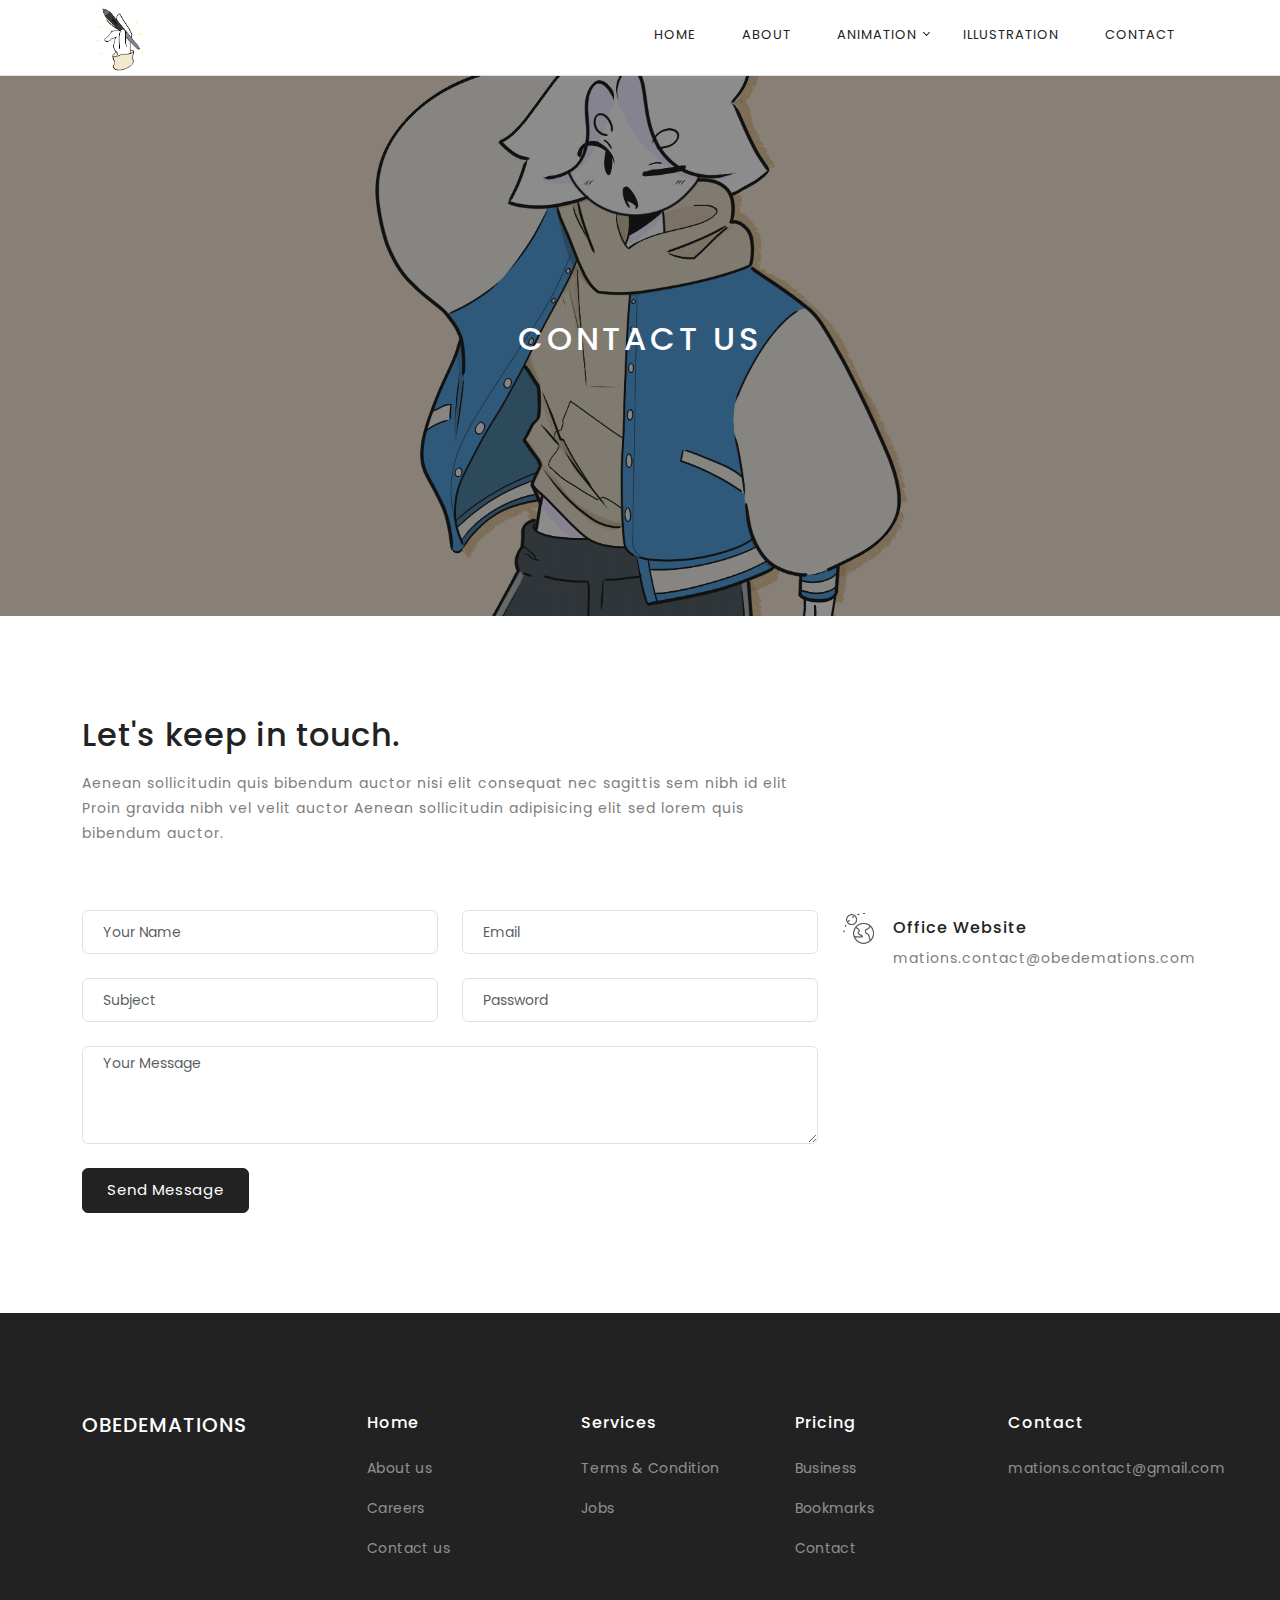
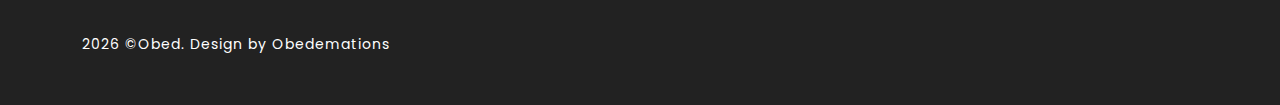
<file: contact.html>
<!DOCTYPE html>
<html lang="en">

<head>
    <meta charset="utf-8" />
    <title>Obedemations</title>
    <meta name="viewport" content="width=device-width, initial-scale=1.0">
    <meta name="description" content="Animator 2D and designer" />
    <meta name="keywords" content="Animator 2D, 2D, Animations, design" />
    <meta content="Themesdesign" name="author" />
    <!-- favicon -->
    <link rel="shortcut icon" href="./images/client-logo/LogoMations.png" />

    <!-- css -->
    <link href="./css/bootstrap.min.css" rel="stylesheet" type="text/css" />
    <link href="./css/materialdesignicons.min.css" rel="stylesheet" type="text/css" />
    <link rel="stylesheet" type="text/css" href="./css/pe-icon-7-stroke.css">

    <!-- magnific pop-up -->
    <link rel="stylesheet" type="text/css" href="./css/magnific-popup.css" />

    <link href="./css/style.min.css" rel="stylesheet" type="text/css" />

</head>

<body>

    <!-- START HEADER -->
    <header id="topnav" class="defaultscroll fixed-top navbar-sticky bg-white border-bottom">
        <div class="container">
            <!-- Logo container-->
            <div class="logo-container">
                <a href="home-image.html">
                    <img src="images/client-logo/LogoMations.png" alt="Logo Mations" class="logo" width="75" height="auto" />
                </a>
            </div>
            <!-- End Logo container-->
            <div class="menu-extras">
                <div class="menu-item">
                    <!-- Mobile menu toggle-->
                    <a class="navbar-toggle">
                        <div class="lines">
                            <span></span>
                            <span></span>
                            <span></span>
                        </div>
                    </a>
                    <!-- End mobile menu toggle-->
                </div>
            </div>

            <div id="navigation">
                <!-- Navigation Menu-->
                <ul class="navigation-menu">

                    <li class="has-submenu">
                        <a href="index.html">Home</a>
                    </li>

                    <li class="has-submenu">
                        <a href="about.html">About</a>
                    </li>

                    <li class="has-submenu">
                        <a href="#portfolio">Animation</a>
                        <span class="menu-arrow"></span>
                        <ul class="submenu">
                            <li>
                                <a href="portfolio-grid.html">Vertical</a>
                            </li>
                            <li>
                                <a href="blog-single.html">Horizontal</a>
                            </li>
                        </ul>
                    </li>

                    <li class="has-submenu">
                        <a href="portfolio-masonry.html">illustration</a>
                    </li>

                    <li class="has-submenu">
                        <a href="contact.html">Contact</a>
                    </li>

                </ul>
                <!-- End navigation menu-->
            </div>
        </div>
    </header>
    <!-- END HEADER -->

    <!-- START HEADING -->
    <section class="bg-image" id="home">
        <div class="bg-overlay"></div>
        <div class="container">
            <div class="row justify-content-center">
                <div class="col-lg-8">
                    <div class="text-center">
                        <h2 class="text-uppercase ls-4" style="color: white;">Contact Us</h2>
                    </div>

                </div>
            </div>
        </div>
    </section>
    <!-- END HEADING -->

    <!-- START CONTACT -->
    <section class="section">
        <div class="container">
            <div class="row justify-content-start">
                <div class="col-lg-8">
                    <h2>Let's keep in touch.</h2>
                    <p class="text-muted mt-3">Aenean sollicitudin quis bibendum auctor nisi elit consequat nec sagittis sem nibh id elit Proin gravida nibh vel velit auctor Aenean sollicitudin adipisicing elit sed lorem quis bibendum auctor.</p>
                </div>
            </div>

            <div class="row">
                <div class="col-lg-8">
                    <div class="custom-form mt-5">
                        <div id="message"></div>
                        <form method="post" action="php/contact.php" name="contact-form" id="contact-form">

                            <div class="row">
                                <div class="col-lg-6">
                                    <div class="form-group">
                                        <input name="name" id="name" type="text" class="form-control" placeholder="Your Name">
                                    </div>
                                </div>

                                <div class="col-lg-6">
                                    <div class="form-group">
                                        <input name="email" id="email" type="email" class="form-control" placeholder="Email">
                                    </div>
                                </div>
                            </div>

                            <div class="row mt-2">
                                <div class="col-lg-6">
                                    <div class="form-group">
                                        <input type="text" class="form-control" id="subject" placeholder="Subject">
                                    </div>
                                </div>

                                <div class="col-lg-6">
                                    <div class="form-group">
                                        <input type="password" class="form-control" id="password" placeholder="Password">
                                    </div>
                                </div>
                            </div>

                            <div class="row mt-2">
                                <div class="col-lg-12">
                                    <div class="form-group">
                                        <textarea name="comments" id="comments" rows="4" class="form-control" placeholder="Your Message"></textarea>
                                    </div>
                                </div>
                            </div>
                            <div class="row mt-2">
                                <div class="col-lg-12">
                                    <input type="submit" id="submit" name="send" class="submitBnt btn btn-dark-custom btn-round" value="Send Message">
                                    <div id="simple-msg"></div>
                                </div>
                            </div>
                        </form>
                    </div>
                </div>

                <div class="col-lg-4">
                    <div class="mt-5">

                        <!-- <div class="mt-4">
                            <div class="contact-img float-start me-3">
                                <img src="images/icons/mobilepay.png" alt="">
                            </div>
                            <div class="overflow-hidden">
                                <h6 class="mt-2">Phone Number</h6>
                                <p class="text-muted mb-0">+52 1 55 1187 1694</p>
                            </div>
                        </div> -->

                        <div class="mt-4">
                            <div class="contact-img float-start me-3">
                                <img src="images/icons/earth.png" alt="">
                            </div>
                            <div class="overflow-hidden">
                                <h6 class="mt-2">Office Website</h6>
                                <p class="text-muted mb-0">mations.contact@obedemations.com</p>
                            </div>
                        </div>
                    </div>
                </div>
            </div>
        </div>
    </section>
    <!-- END CONTACT -->

    

    <!-- START FOOTER -->
    <section class="section bg-dark pb-5">
        <div class="container">
            <!-- start row -->
            <div class="row">
                <div class="col-lg-3">
                    <h5 class="text-uppercase text-white">Obedemations</h5>
                </div>

                <div class="col-lg-9">
                    <div class="row">
                        <div class="col-lg-3">
                            <h6 class="text-white">Home</h6>
                            <ul class="list-unstyled footer-link mt-3">
                                <li><a href="">About us</a></li>
                                <li><a href="">Careers</a></li>
                                <li><a href="">Contact us</a></li>
                            </ul>
                        </div>

                        <div class="col-lg-3">
                            <h6 class="text-white">Services</h6>
                            <ul class="list-unstyled footer-link mt-3">
                                <li><a href="">Terms &amp; Condition</a></li>
                                <li><a href="">Jobs</a></li>
                            </ul>
                        </div>

                        <div class="col-lg-3">
                            <h6 class="text-white">Pricing</h6>
                            <ul class="list-unstyled footer-link mt-3">
                                <li><a href="">Business</a></li>
                                <li><a href="">Bookmarks</a></li>
                                <li><a href="">Contact</a></li>
                            </ul>
                        </div>

                        <div class="col-lg-3">
                            <h6 class="text-white">Contact</h6>
                            <ul class="list-unstyled footer-link mt-3">
                                <!-- <li><a href="">+52 1 55 1187 1694</a></li> -->
                                <li><a href="">mations.contact@gmail.com </a></li>
                            </ul>
                        </div>
                    </div>
                </div>
            </div>
            <!-- end row -->

            <!-- START FOOTER-AlT -->
            <div class="row mt-5">
                <div class="col-lg-12">
                    <p class="text-white mb-0"><script>document.write(new Date().getFullYear())</script> ©Obed. Design by Obedemations</p>
                </div>
            </div>
            <!-- END FOOTER-ALT -->
        </div>
    </section>
    <!-- END FOOTER -->

    <!-- javascript -->
    <script src="./js/jquery-3.6.0.min.js"></script>
    <script src="./js/bootstrap.bundle.min.js"></script>
    <script src="./js/jquery.easing.min.js"></script>
    <script src="./js/scrollspy.min.js"></script>
    <!-- Portfolio -->
    <script src="./js/jquery.magnific-popup.min.js"></script>
    <script src="./js/isotope.js"></script>
    <!-- contact -->
    <script src="./js/contact.init.js"></script>
    <script src="./js/app.js"></script>
</body>

</html>
</file>
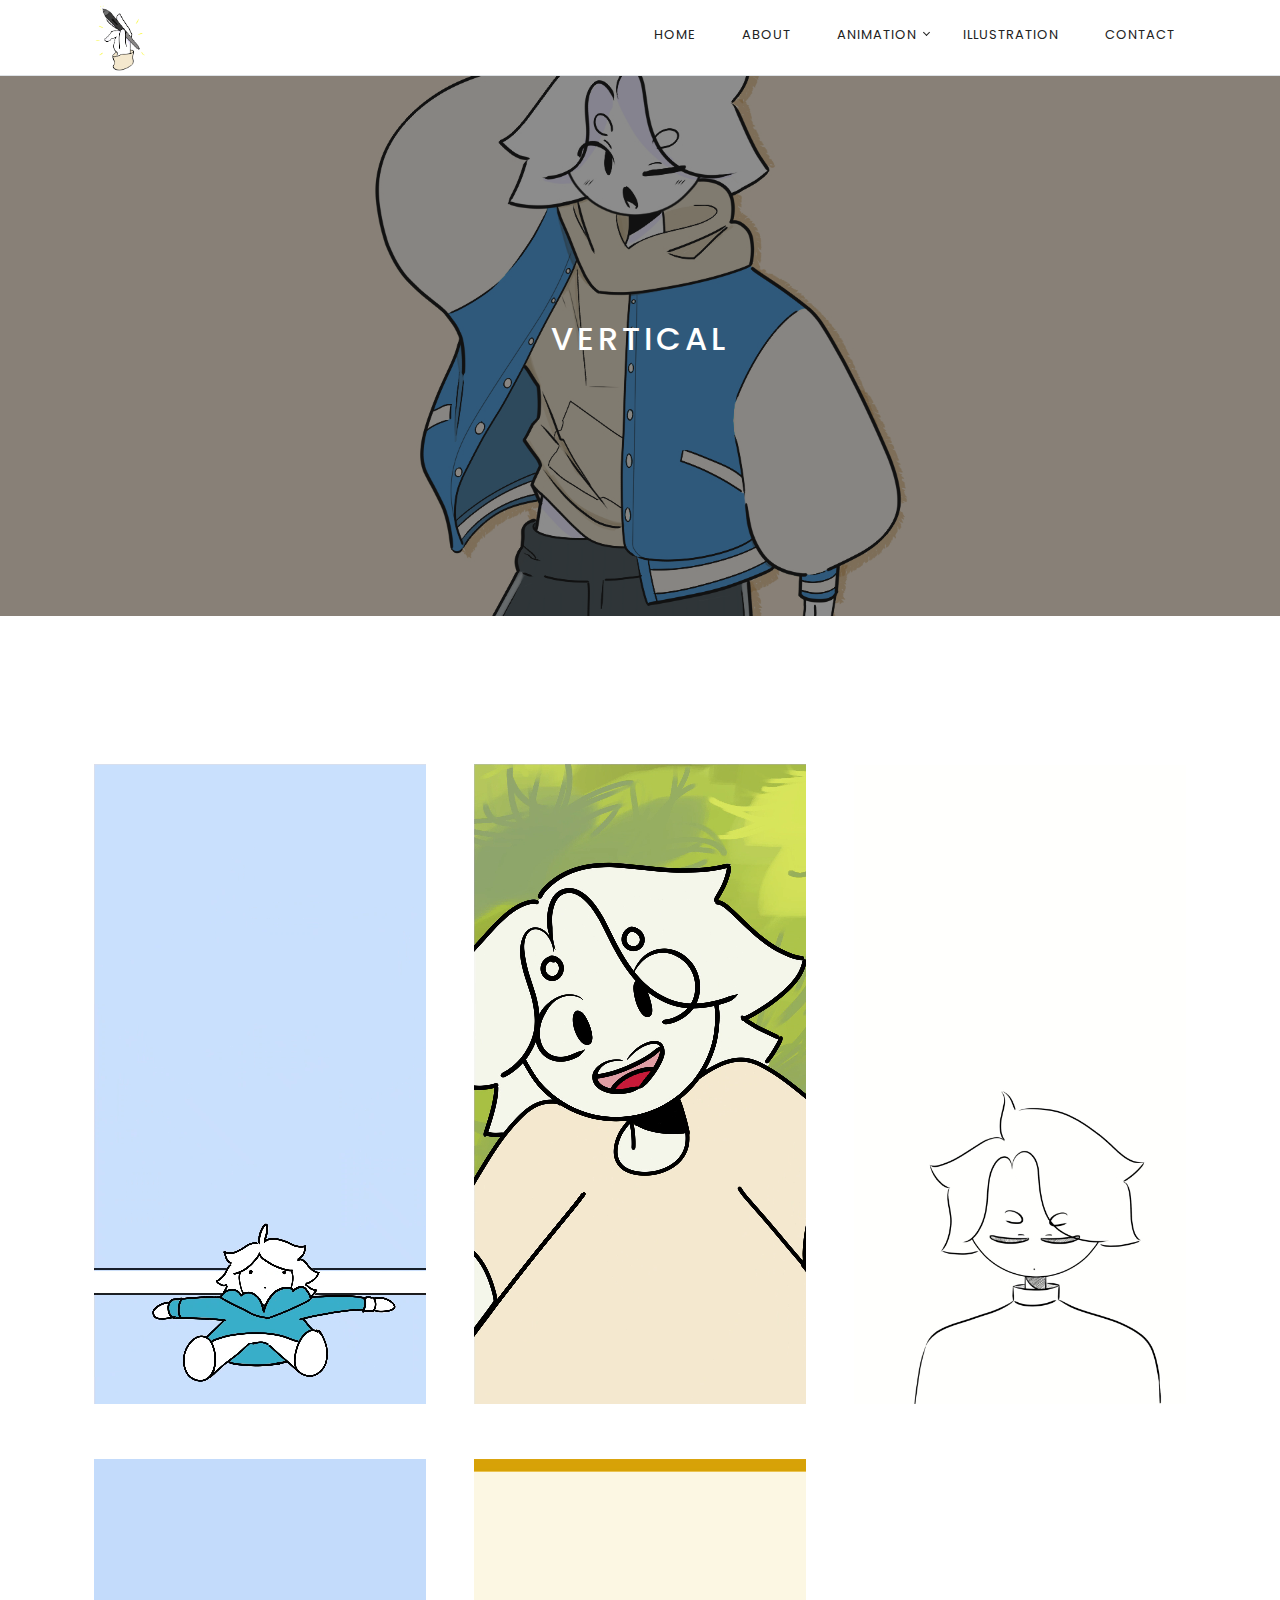
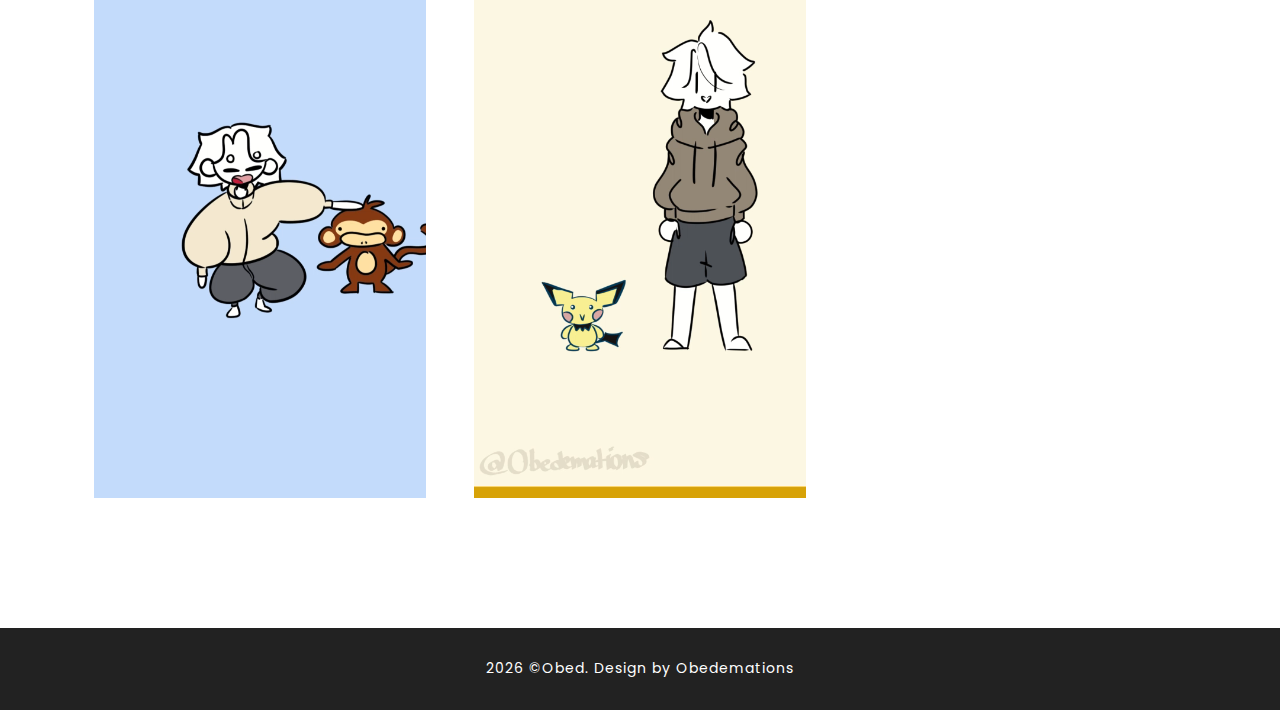
<file: portfolio-grid.html>
<!DOCTYPE html>
<html lang="en">

<head>
    <meta charset="utf-8" />
    <title>Obedemations</title>
    <meta name="viewport" content="width=device-width, initial-scale=1.0">
    <meta name="description" content="Animator 2D and designer" />
    <meta name="keywords" content="Animator 2D, 2D, Animations, design" />
    <meta content="Themesdesign" name="author" />
    <!-- favicon -->
    <link rel="shortcut icon" href="./images/client-logo/LogoMations.png" />

    <!-- css -->
    <link href="./css/bootstrap.min.css" rel="stylesheet" type="text/css" />
    <link href="./css/materialdesignicons.min.css" rel="stylesheet" type="text/css" />
    <link rel="stylesheet" type="text/css" href="./css/pe-icon-7-stroke.css">

    <!-- magnific pop-up -->
    <link rel="stylesheet" type="text/css" href="./css/magnific-popup.css" />

    <link href="./css/style.min.css" rel="stylesheet" type="text/css" />

</head>

<body>

    <!-- START HEADER -->
    <header id="topnav" class="defaultscroll fixed-top navbar-sticky bg-white border-bottom">
        <div class="container">
            <!-- Logo container-->
            <div class="logo-container">
                <a href="home-image.html">
                    <img src="./images/client-logo/LogoMations.png" alt="Logo Mations" class="logo" width="75" height="auto" />
                </a>
            </div>
            <!-- End Logo container-->
            <div class="menu-extras">
                <div class="menu-item">
                    <!-- Mobile menu toggle-->
                    <a class="navbar-toggle">
                        <div class="lines">
                            <span></span>
                            <span></span>
                            <span></span>
                        </div>
                    </a>
                    <!-- End mobile menu toggle-->
                </div>
            </div>

            <div id="navigation">
                <!-- Navigation Menu-->
                <ul class="navigation-menu">

                    <li class="has-submenu">
                        <a href="index.html">Home</a>
                    </li>

                    <li class="has-submenu">
                        <a href="about.html">About</a>
                    </li>

                    <li class="has-submenu">
                        <a href="#portfolio">Animation</a>
                        <span class="menu-arrow"></span>
                        <ul class="submenu">
                            <li>
                                <a href="portfolio-grid.html">Vertical</a>
                            </li>
                            <li>
                                <a href="blog-single.html">Horizontal</a>
                            </li>
                        </ul>
                    </li>

                    <li class="has-submenu">
                        <a href="portfolio-masonry.html">illustration</a>
                    </li>

                    <li class="has-submenu">
                        <a href="contact.html">Contact</a>
                    </li>

                </ul>
                <!-- End navigation menu-->
            </div>
        </div>
    </header>
    <!-- END HEADER -->

    <!-- START HEADING -->
    <section class="bg-image" id="home">
        <div class="bg-overlay"></div>
        <div class="container">
            <div class="row justify-content-center">
                <div class="col-lg-8">
                    <div class="text-center">
                        <h2 class="text-uppercase ls-4" style="color: white;">Vertical</h2>
                    </div>

                </div>
            </div>
        </div>
    </section>
    <!-- END HEADING -->

    <!-- START PORTFOLIO -->
<section class="section">
    <div class="container">
        <div class="port portfolio-masonry mt-4">
            <div class="portfolioContainer row photo">
                <div class="col-lg-4 p-4">
                    <div class="item-box">
                        <video width="360" height="640" autoplay loop muted>
                            <source src="./images/vertical/3 Years.mp4" type="video/mp4">
                        </video>
                    </div>
                </div>

                <div class="col-lg-4 p-4">
                    <div class="item-box">
                        <video width="360" height="640" autoplay loop muted>
                            <source src="./images/vertical/Falling.mp4" type="video/mp4">
                        </video>
                    </div>
                </div>

                <div class="col-lg-4 p-4">
                    <div class="item-box">
                        <video width="360" height="640" autoplay loop muted>
                            <source src="./images/vertical/Gear 5.mp4" type="video/mp4">
                        </video>
                    </div>
                </div>

                <div class="col-lg-4 p-4">
                    <div class="item-box">
                        <video width="360" height="640" autoplay loop muted>
                            <source src="./images/vertical/Monkey.mp4" type="video/mp4">
                        </video>
                    </div>
                </div>

                <div class="col-lg-4 p-4">
                    <div class="item-box">
                        <video width="360" height="640" autoplay loop muted>
                            <source src="./images/vertical/Pokedance .mp4" type="video/mp4">
                        </video>
                    </div>
                </div>
            </div>
        </div>
    </div>
</section>


    <!-- END PORTFOLIO -->

  

<!-- FOOTER-ALT -->
<footer class="pt-1 pb-1 bg-dark">
    <div class="container">
        <div class="row">
            <div class="col-lg-12">
                <div class="pt-4 pb-4 text-center">
                    <p class="text-white mb-0"><script>document.write(new Date().getFullYear())</script> ©Obed. Design by Obedemations</p>
                </div>
            </div>

        </div>
    </div>
</footer>
<!-- FOOTER-ALT -->

    <!-- javascript -->
    <script src="./js/jquery-3.6.0.min.js"></script>
    <script src="./js/bootstrap.bundle.min.js"></script>
    <script src="./js/jquery.easing.min.js"></script>
    <script src="./js/scrollspy.min.js"></script>
    <!-- Portfolio -->
    <script src="./js/jquery.magnific-popup.min.js"></script>
    <script src="./js/isotope.js"></script>
    <script src="./js/app.js"></script>
</body>

</html>
</file>
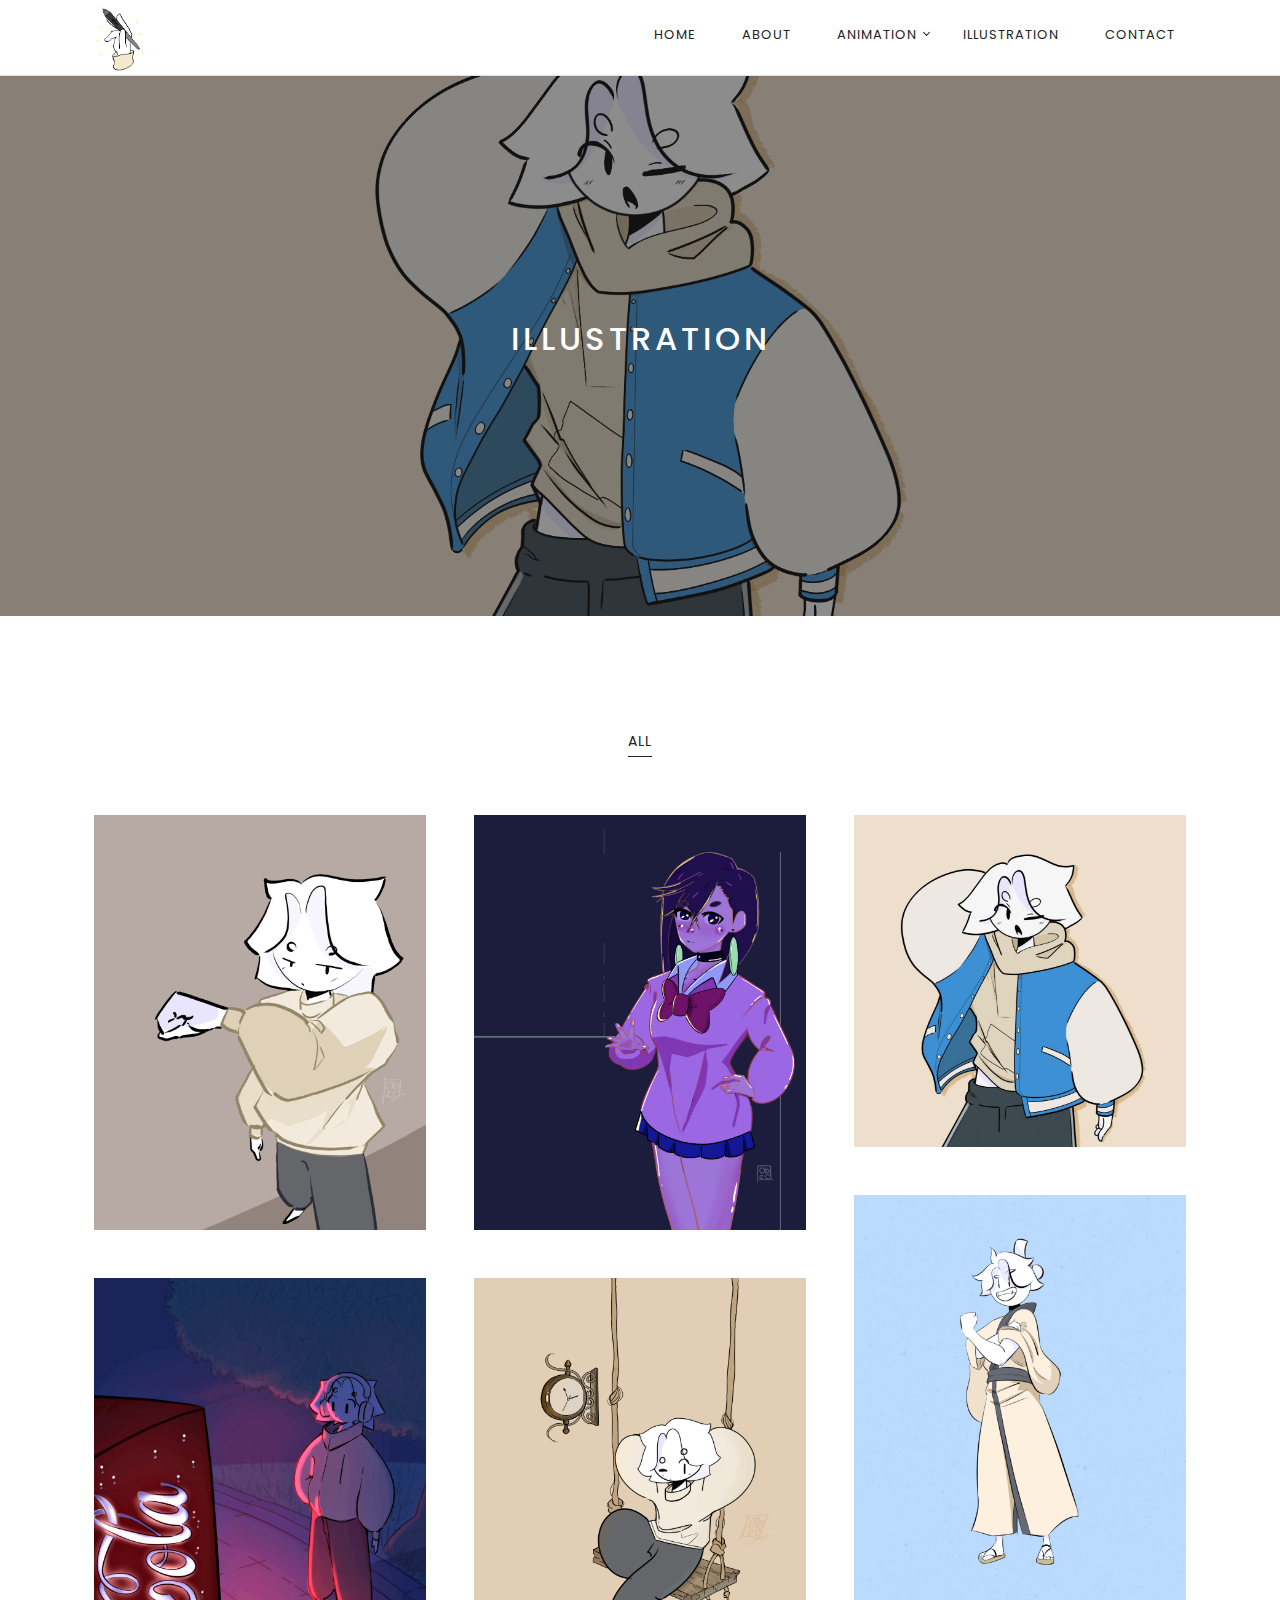
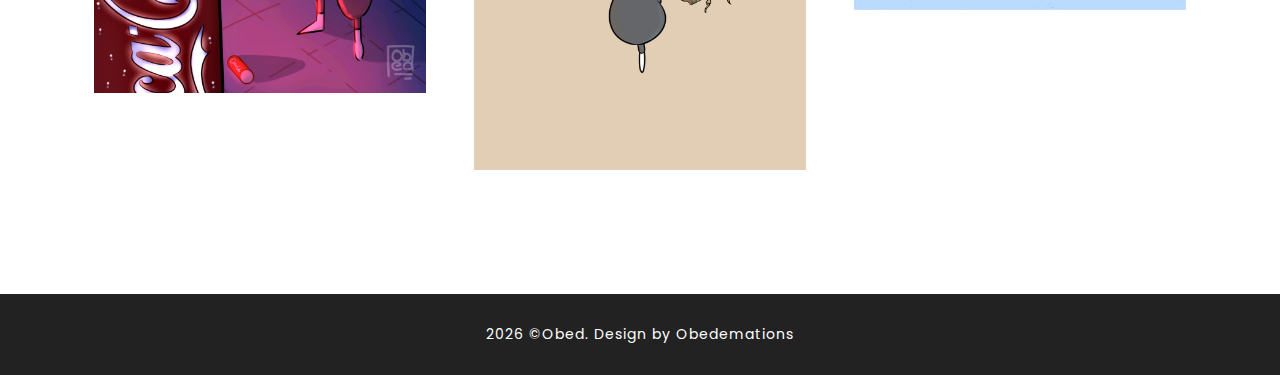
<file: portfolio-masonry.html>
<!DOCTYPE html>
<html lang="en">

<head>
    <meta charset="utf-8" />
    <title>Obedemations</title>
    <meta name="viewport" content="width=device-width, initial-scale=1.0">
    <meta name="description" content="Animator 2D and designer" />
    <meta name="keywords" content="Animator 2D, 2D, Animations, design" />
    <meta content="Themesdesign" name="author" />
    <!-- favicon -->
    <link rel="shortcut icon" href="./images/client-logo/LogoMations.png" />

    <!-- css -->
    <link href="./css/bootstrap.min.css" rel="stylesheet" type="text/css" />
    <link href="./css/materialdesignicons.min.css" rel="stylesheet" type="text/css" />
    <link rel="stylesheet" type="text/css" href="./css/pe-icon-7-stroke.css">

    <!-- magnific pop-up -->
    <link rel="stylesheet" type="text/css" href="./css/magnific-popup.css" />

    <link href="./css/style.min.css" rel="stylesheet" type="text/css" />

</head>

<body>

    <!-- START HEADER -->
    <header id="topnav" class="defaultscroll fixed-top navbar-sticky bg-white border-bottom">
        <div class="container">
            <!-- Logo container-->
            <div class="logo-container">
                <a href="home-image.html">
                    <img src="./images/client-logo/LogoMations.png" alt="Logo Mations" class="logo" width="75" height="auto" />
                </a>
            </div>
            <!-- End Logo container-->
            <div class="menu-extras">
                <div class="menu-item">
                    <!-- Mobile menu toggle-->
                    <a class="navbar-toggle">
                        <div class="lines">
                            <span></span>
                            <span></span>
                            <span></span>
                        </div>
                    </a>
                    <!-- End mobile menu toggle-->
                </div>
            </div>

            <div id="navigation">
                <!-- Navigation Menu-->
                <ul class="navigation-menu">

                    <li class="has-submenu">
                        <a href="index.html">Home</a>
                    </li>

                    <li class="has-submenu">
                        <a href="about.html">About</a>
                    </li>

                    <li class="has-submenu">
                        <a href="#portfolio">Animation</a>
                        <span class="menu-arrow"></span>
                        <ul class="submenu">
                            <li>
                                <a href="portfolio-grid.html">Vertical</a>
                            </li>
                            <li>
                                <a href="blog-single.html">Horizontal</a>
                            </li>
                        </ul>
                    </li>

                    <li class="has-submenu">
                        <a href="portfolio-masonry.html">illustration</a>
                    </li>

                    <li class="has-submenu">
                        <a href="contact.html">Contact</a>
                    </li>

                </ul>
                <!-- End navigation menu-->
            </div>
        </div>
    </header>
    <!-- END HEADER -->

    <!-- START HEADING -->
    <section class="bg-image" id="home">
        <div class="bg-overlay"></div>
        <div class="container">
            <div class="row justify-content-center">
                <div class="col-lg-8">
                    <div class="text-center">
                        <h2 class="text-uppercase ls-4" style="color: white;">Illustration</h2>
                    </div>

                </div>
            </div>
        </div>
    </section>
    <!-- END HEADING -->

    <!-- START PORTFOLIO -->
    <section class="section">
        <div class="container">
            <div class="row">
                <div class="col-lg-12">
                    <div class="text-center">
                        <ul class="col container-filter portfolioFilte list-unstyled mb-0" id="filter">
                            <li><a class="categories active" data-filter="*">All</a></li>
                            <!-- <li><a class="categories" data-filter=".branding">Branding</a></li>
                            <li><a class="categories" data-filter=".design">Design</a></li>
                            <li><a class="categories" data-filter=".photo">Photo</a></li>
                            <li><a class="categories" data-filter=".coffee">coffee</a></li> -->
                        </ul>
                    </div>
                </div>
            </div>

            <div class="port portfolio-masonry mt-4">
                <div class="portfolioContainer row photo">
                    <div class="col-lg-4 p-4 ">
                        <div class="item-box">
                            <a class="mfp-image" href="./images/Ilustration/A change.jpg" title="Project Name">
                                <img class="item-container img-fluid" src="./images/Ilustration/A change.jpg" alt="work-img" />
                                <div class="item-mask">
                                    <div class="item-caption">
                                        <h6 class="text-dark mt-1 text-uppercase">A change</h6>
                                    </div>
                                </div>
                            </a>
                        </div>
                    </div>

                    <div class="col-lg-4 p-4 branding coffee">
                        <div class="item-box">
                            <a class="mfp-image" href="./images/Ilustration/Ayase.jpg" title="Project Name">
                                <img class="item-container img-fluid" src="./images/Ilustration/Ayase.jpg" alt="work-img" />
                                <div class="item-mask">
                                    <div class="item-caption">
                                        <h6 class="text-dark mt-1 text-uppercase">Ayase</h6>
                                    </div>
                                </div>
                            </a>
                        </div>
                    </div>

                    <div class="col-lg-4 p-4 branding photo">
                        <div class="item-box">
                            <a class="mfp-image" href="./images/Ilustration/Crazy.jpg" title="Project Name">
                                <img class="item-container img-fluid" src="./images/Ilustration/Crazy.jpg" alt="work-img" />
                                <div class="item-mask">
                                    <div class="item-caption">
                                        <h6 class="text-dark mt-1 text-uppercase">Crazy</h6>
                                    </div>
                                </div>
                            </a>
                        </div>
                    </div>

                    <div class="col-lg-4 p-4 branding design photo">
                        <div class="item-box">
                            <a class="mfp-image" href="./images/Ilustration/Mations Wano.jpg" title="Project Name">
                                <img class="item-container img-fluid" src="./images/Ilustration/Mations Wano.jpg" alt="work-img" />
                                <div class="item-mask">
                                    <div class="item-caption">
                                        <h6 class="text-dark mt-1 text-uppercase">Mations Wano</h6>
                                    </div>
                                </div>
                            </a>
                        </div>
                    </div>

                    <div class="col-lg-4 p-4 design photo">
                        <div class="item-box">
                            <a class="mfp-image" href="./images/Ilustration/Street.jpg" title="Project Name">
                                <img class="item-container img-fluid" src="./images/Ilustration/Street.jpg" alt="work-img" />
                                <div class="item-mask">
                                    <div class="item-caption">
                                        <h6 class="text-dark mt-1 text-uppercase">Street</h6>
                                    </div>
                                </div>
                            </a>
                        </div>
                    </div>

                    <div class="col-lg-4 p-4 branding design coffee">
                        <div class="item-box">
                            <a class="mfp-image" href="./images/Ilustration/Time.jpg"  title="Project Name">
                                <img class="item-container img-fluid" src="./images/Ilustration/Time.jpg" alt="work-img" />
                                <div class="item-mask">
                                    <div class="item-caption">
                                        <h6 class="text-dark mt-1 text-uppercase">Time</h6>
                                    </div>
                                </div>
                            </a>
                        </div>
                    </div>
                </div>
            </div>
        </div>
    </section>
    <!-- END PORTFOLIO -->

   

<!-- FOOTER-ALT -->
<footer class="pt-1 pb-1 bg-dark">
    <div class="container">
        <div class="row">
            <div class="col-lg-12">
                <div class="pt-4 pb-4 text-center">
                    <p class="text-white mb-0"><script>document.write(new Date().getFullYear())</script> ©Obed. Design by Obedemations</p>
                </div>
            </div>

        </div>
    </div>
</footer>
<!-- FOOTER-ALT -->

    <!-- javascript -->
    <script src="./js/jquery-3.6.0.min.js"></script>
    <script src="./js/bootstrap.bundle.min.js"></script>
    <script src="./js/jquery.easing.min.js"></script>
    <script src="./js/scrollspy.min.js"></script>
    <!-- Portfolio -->
    <script src="./js/jquery.magnific-popup.min.js"></script>
    <script src="./js/isotope.js"></script>
    <script src="./js/app.js"></script>
</body>

</html>
</file>
<file: css/pe-icon-7-stroke.css>
@font-face {
	font-family: 'Pe-icon-7-stroke';
	src:url('../fonts/Pe-icon-7-stroke.eot?d7yf1v');
	src:url('../fonts/Pe-icon-7-stroke.eot?#iefixd7yf1v') format('embedded-opentype'),
		url('../fonts/Pe-icon-7-stroke.woff?d7yf1v') format('woff'),
		url('../fonts/Pe-icon-7-stroke.ttf?d7yf1v') format('truetype'),
		url('../fonts/Pe-icon-7-stroke.svg?d7yf1v#Pe-icon-7-stroke') format('svg');
	font-weight: normal;
	font-style: normal;
}

[class^="pe-7s-"], [class*=" pe-7s-"] {
	display: inline-block;
	font-family: 'Pe-icon-7-stroke';
	speak: none;
	font-style: normal;
	font-weight: normal;
	font-variant: normal;
	text-transform: none;
	line-height: 1;

	/* Better Font Rendering =========== */
	-webkit-font-smoothing: antialiased;
	-moz-osx-font-smoothing: grayscale;
}

.pe-7s-album:before {
	content: "\e6aa";
}
.pe-7s-arc:before {
	content: "\e6ab";
}
.pe-7s-back-2:before {
	content: "\e6ac";
}
.pe-7s-bandaid:before {
	content: "\e6ad";
}
.pe-7s-car:before {
	content: "\e6ae";
}
.pe-7s-diamond:before {
	content: "\e6af";
}
.pe-7s-door-lock:before {
	content: "\e6b0";
}
.pe-7s-eyedropper:before {
	content: "\e6b1";
}
.pe-7s-female:before {
	content: "\e6b2";
}
.pe-7s-gym:before {
	content: "\e6b3";
}
.pe-7s-hammer:before {
	content: "\e6b4";
}
.pe-7s-headphones:before {
	content: "\e6b5";
}
.pe-7s-helm:before {
	content: "\e6b6";
}
.pe-7s-hourglass:before {
	content: "\e6b7";
}
.pe-7s-leaf:before {
	content: "\e6b8";
}
.pe-7s-magic-wand:before {
	content: "\e6b9";
}
.pe-7s-male:before {
	content: "\e6ba";
}
.pe-7s-map-2:before {
	content: "\e6bb";
}
.pe-7s-next-2:before {
	content: "\e6bc";
}
.pe-7s-paint-bucket:before {
	content: "\e6bd";
}
.pe-7s-pendrive:before {
	content: "\e6be";
}
.pe-7s-photo:before {
	content: "\e6bf";
}
.pe-7s-piggy:before {
	content: "\e6c0";
}
.pe-7s-plugin:before {
	content: "\e6c1";
}
.pe-7s-refresh-2:before {
	content: "\e6c2";
}
.pe-7s-rocket:before {
	content: "\e6c3";
}
.pe-7s-settings:before {
	content: "\e6c4";
}
.pe-7s-shield:before {
	content: "\e6c5";
}
.pe-7s-smile:before {
	content: "\e6c6";
}
.pe-7s-usb:before {
	content: "\e6c7";
}
.pe-7s-vector:before {
	content: "\e6c8";
}
.pe-7s-wine:before {
	content: "\e6c9";
}
.pe-7s-cloud-upload:before {
	content: "\e68a";
}
.pe-7s-cash:before {
	content: "\e68c";
}
.pe-7s-close:before {
	content: "\e680";
}
.pe-7s-bluetooth:before {
	content: "\e68d";
}
.pe-7s-cloud-download:before {
	content: "\e68b";
}
.pe-7s-way:before {
	content: "\e68e";
}
.pe-7s-close-circle:before {
	content: "\e681";
}
.pe-7s-id:before {
	content: "\e68f";
}
.pe-7s-angle-up:before {
	content: "\e682";
}
.pe-7s-wristwatch:before {
	content: "\e690";
}
.pe-7s-angle-up-circle:before {
	content: "\e683";
}
.pe-7s-world:before {
	content: "\e691";
}
.pe-7s-angle-right:before {
	content: "\e684";
}
.pe-7s-volume:before {
	content: "\e692";
}
.pe-7s-angle-right-circle:before {
	content: "\e685";
}
.pe-7s-users:before {
	content: "\e693";
}
.pe-7s-angle-left:before {
	content: "\e686";
}
.pe-7s-user-female:before {
	content: "\e694";
}
.pe-7s-angle-left-circle:before {
	content: "\e687";
}
.pe-7s-up-arrow:before {
	content: "\e695";
}
.pe-7s-angle-down:before {
	content: "\e688";
}
.pe-7s-switch:before {
	content: "\e696";
}
.pe-7s-angle-down-circle:before {
	content: "\e689";
}
.pe-7s-scissors:before {
	content: "\e697";
}
.pe-7s-wallet:before {
	content: "\e600";
}
.pe-7s-safe:before {
	content: "\e698";
}
.pe-7s-volume2:before {
	content: "\e601";
}
.pe-7s-volume1:before {
	content: "\e602";
}
.pe-7s-voicemail:before {
	content: "\e603";
}
.pe-7s-video:before {
	content: "\e604";
}
.pe-7s-user:before {
	content: "\e605";
}
.pe-7s-upload:before {
	content: "\e606";
}
.pe-7s-unlock:before {
	content: "\e607";
}
.pe-7s-umbrella:before {
	content: "\e608";
}
.pe-7s-trash:before {
	content: "\e609";
}
.pe-7s-tools:before {
	content: "\e60a";
}
.pe-7s-timer:before {
	content: "\e60b";
}
.pe-7s-ticket:before {
	content: "\e60c";
}
.pe-7s-target:before {
	content: "\e60d";
}
.pe-7s-sun:before {
	content: "\e60e";
}
.pe-7s-study:before {
	content: "\e60f";
}
.pe-7s-stopwatch:before {
	content: "\e610";
}
.pe-7s-star:before {
	content: "\e611";
}
.pe-7s-speaker:before {
	content: "\e612";
}
.pe-7s-signal:before {
	content: "\e613";
}
.pe-7s-shuffle:before {
	content: "\e614";
}
.pe-7s-shopbag:before {
	content: "\e615";
}
.pe-7s-share:before {
	content: "\e616";
}
.pe-7s-server:before {
	content: "\e617";
}
.pe-7s-search:before {
	content: "\e618";
}
.pe-7s-film:before {
	content: "\e6a5";
}
.pe-7s-science:before {
	content: "\e619";
}
.pe-7s-disk:before {
	content: "\e6a6";
}
.pe-7s-ribbon:before {
	content: "\e61a";
}
.pe-7s-repeat:before {
	content: "\e61b";
}
.pe-7s-refresh:before {
	content: "\e61c";
}
.pe-7s-add-user:before {
	content: "\e6a9";
}
.pe-7s-refresh-cloud:before {
	content: "\e61d";
}
.pe-7s-paperclip:before {
	content: "\e69c";
}
.pe-7s-radio:before {
	content: "\e61e";
}
.pe-7s-note2:before {
	content: "\e69d";
}
.pe-7s-print:before {
	content: "\e61f";
}
.pe-7s-network:before {
	content: "\e69e";
}
.pe-7s-prev:before {
	content: "\e620";
}
.pe-7s-mute:before {
	content: "\e69f";
}
.pe-7s-power:before {
	content: "\e621";
}
.pe-7s-medal:before {
	content: "\e6a0";
}
.pe-7s-portfolio:before {
	content: "\e622";
}
.pe-7s-like2:before {
	content: "\e6a1";
}
.pe-7s-plus:before {
	content: "\e623";
}
.pe-7s-left-arrow:before {
	content: "\e6a2";
}
.pe-7s-play:before {
	content: "\e624";
}
.pe-7s-key:before {
	content: "\e6a3";
}
.pe-7s-plane:before {
	content: "\e625";
}
.pe-7s-joy:before {
	content: "\e6a4";
}
.pe-7s-photo-gallery:before {
	content: "\e626";
}
.pe-7s-pin:before {
	content: "\e69b";
}
.pe-7s-phone:before {
	content: "\e627";
}
.pe-7s-plug:before {
	content: "\e69a";
}
.pe-7s-pen:before {
	content: "\e628";
}
.pe-7s-right-arrow:before {
	content: "\e699";
}
.pe-7s-paper-plane:before {
	content: "\e629";
}
.pe-7s-delete-user:before {
	content: "\e6a7";
}
.pe-7s-paint:before {
	content: "\e62a";
}
.pe-7s-bottom-arrow:before {
	content: "\e6a8";
}
.pe-7s-notebook:before {
	content: "\e62b";
}
.pe-7s-note:before {
	content: "\e62c";
}
.pe-7s-next:before {
	content: "\e62d";
}
.pe-7s-news-paper:before {
	content: "\e62e";
}
.pe-7s-musiclist:before {
	content: "\e62f";
}
.pe-7s-music:before {
	content: "\e630";
}
.pe-7s-mouse:before {
	content: "\e631";
}
.pe-7s-more:before {
	content: "\e632";
}
.pe-7s-moon:before {
	content: "\e633";
}
.pe-7s-monitor:before {
	content: "\e634";
}
.pe-7s-micro:before {
	content: "\e635";
}
.pe-7s-menu:before {
	content: "\e636";
}
.pe-7s-map:before {
	content: "\e637";
}
.pe-7s-map-marker:before {
	content: "\e638";
}
.pe-7s-mail:before {
	content: "\e639";
}
.pe-7s-mail-open:before {
	content: "\e63a";
}
.pe-7s-mail-open-file:before {
	content: "\e63b";
}
.pe-7s-magnet:before {
	content: "\e63c";
}
.pe-7s-loop:before {
	content: "\e63d";
}
.pe-7s-look:before {
	content: "\e63e";
}
.pe-7s-lock:before {
	content: "\e63f";
}
.pe-7s-lintern:before {
	content: "\e640";
}
.pe-7s-link:before {
	content: "\e641";
}
.pe-7s-like:before {
	content: "\e642";
}
.pe-7s-light:before {
	content: "\e643";
}
.pe-7s-less:before {
	content: "\e644";
}
.pe-7s-keypad:before {
	content: "\e645";
}
.pe-7s-junk:before {
	content: "\e646";
}
.pe-7s-info:before {
	content: "\e647";
}
.pe-7s-home:before {
	content: "\e648";
}
.pe-7s-help2:before {
	content: "\e649";
}
.pe-7s-help1:before {
	content: "\e64a";
}
.pe-7s-graph3:before {
	content: "\e64b";
}
.pe-7s-graph2:before {
	content: "\e64c";
}
.pe-7s-graph1:before {
	content: "\e64d";
}
.pe-7s-graph:before {
	content: "\e64e";
}
.pe-7s-global:before {
	content: "\e64f";
}
.pe-7s-gleam:before {
	content: "\e650";
}
.pe-7s-glasses:before {
	content: "\e651";
}
.pe-7s-gift:before {
	content: "\e652";
}
.pe-7s-folder:before {
	content: "\e653";
}
.pe-7s-flag:before {
	content: "\e654";
}
.pe-7s-filter:before {
	content: "\e655";
}
.pe-7s-file:before {
	content: "\e656";
}
.pe-7s-expand1:before {
	content: "\e657";
}
.pe-7s-exapnd2:before {
	content: "\e658";
}
.pe-7s-edit:before {
	content: "\e659";
}
.pe-7s-drop:before {
	content: "\e65a";
}
.pe-7s-drawer:before {
	content: "\e65b";
}
.pe-7s-download:before {
	content: "\e65c";
}
.pe-7s-display2:before {
	content: "\e65d";
}
.pe-7s-display1:before {
	content: "\e65e";
}
.pe-7s-diskette:before {
	content: "\e65f";
}
.pe-7s-date:before {
	content: "\e660";
}
.pe-7s-cup:before {
	content: "\e661";
}
.pe-7s-culture:before {
	content: "\e662";
}
.pe-7s-crop:before {
	content: "\e663";
}
.pe-7s-credit:before {
	content: "\e664";
}
.pe-7s-copy-file:before {
	content: "\e665";
}
.pe-7s-config:before {
	content: "\e666";
}
.pe-7s-compass:before {
	content: "\e667";
}
.pe-7s-comment:before {
	content: "\e668";
}
.pe-7s-coffee:before {
	content: "\e669";
}
.pe-7s-cloud:before {
	content: "\e66a";
}
.pe-7s-clock:before {
	content: "\e66b";
}
.pe-7s-check:before {
	content: "\e66c";
}
.pe-7s-chat:before {
	content: "\e66d";
}
.pe-7s-cart:before {
	content: "\e66e";
}
.pe-7s-camera:before {
	content: "\e66f";
}
.pe-7s-call:before {
	content: "\e670";
}
.pe-7s-calculator:before {
	content: "\e671";
}
.pe-7s-browser:before {
	content: "\e672";
}
.pe-7s-box2:before {
	content: "\e673";
}
.pe-7s-box1:before {
	content: "\e674";
}
.pe-7s-bookmarks:before {
	content: "\e675";
}
.pe-7s-bicycle:before {
	content: "\e676";
}
.pe-7s-bell:before {
	content: "\e677";
}
.pe-7s-battery:before {
	content: "\e678";
}
.pe-7s-ball:before {
	content: "\e679";
}
.pe-7s-back:before {
	content: "\e67a";
}
.pe-7s-attention:before {
	content: "\e67b";
}
.pe-7s-anchor:before {
	content: "\e67c";
}
.pe-7s-albums:before {
	content: "\e67d";
}
.pe-7s-alarm:before {
	content: "\e67e";
}
.pe-7s-airplay:before {
	content: "\e67f";
}
</file>
<file: css/style.min.css>
@import"https://fonts.googleapis.com/css?family=Poppins:300,400,500,600&display=swap";body{font-family:"Poppins",sans-serif;color:#222 !important;font-size:14px;letter-spacing:1px}h1,h2,h3,h4,h5,h6{font-family:"Poppins",sans-serif}.btn,.btn:focus,button,button:focus{outline:none !important}a{text-decoration:none !important;outline:none}p{line-height:1.8}hr{border-top:1px solid #dee2e6}.section{padding-top:100px;padding-bottom:100px;position:relative}.vertical-content{display:-moz-flex;display:flex;align-items:center;-webkit-align-items:center;justify-content:center;-webkit-justify-content:center;flex-direction:row}.bg-overlay{background:#222;position:absolute;height:100%;width:100%;top:0;right:0;opacity:.5}.f-12{font-size:12px}.f-14{font-size:14px}.f-15{font-size:15px}.f-16{font-size:16px}.f-18{font-size:18px}.f-19{font-size:19px}.f-20{font-size:20px}.f-21{font-size:21px}.f-22{font-size:22px}.line-height_1_4{line-height:1.4}.line-height_1_6{line-height:1.6}.line-height_1_8{line-height:1.8}.ls-1{letter-spacing:1px}.ls-2{letter-spacing:2px}.ls-3{letter-spacing:3px}.ls-4{letter-spacing:4px}.font-weight-300{font-weight:300}.font-weight-400{font-weight:400}.font-weight-500{font-weight:500}.row>*{position:relative}.form-group{margin-bottom:1rem}.bg-custom{background-color:#06beb6}.bg-light{background-color:#f6f6f6 !important}.bg-dark{background-color:#222 !important}.text-white-70{color:rgba(255,255,255,.7) !important}.text-custom{color:#06beb6}.text-muted{color:#807c7c !important}.text-dark{color:#222 !important}.btn{padding:10px 24px;font-size:15px;letter-spacing:.6px}.btn:focus{box-shadow:none}.btn-md{padding:7px 14px;font-size:13px;letter-spacing:.6px}.btn-md:focus{box-shadow:none}.btn-dark-custom{color:#fff;background-color:#222;border:1px solid #222}.btn-dark-custom:hover,.btn-dark-custom:focus,.btn-dark-custom:active,.btn-dark-custom.active,.btn-dark-custom.focus,.btn-dark-custom:active,.open>.dropdown-toggle .btn-dark-custom{color:#fff;background-color:#222}.btn-white{color:#06beb6;background-color:#fff}.btn-white:hover,.btn-white:focus,.btn-white:active,.btn-white.active,.btn-white.focus,.btn-white:active,.open>.dropdown-toggle .btn-white{color:#06beb6;background-color:#fff}.btn-outline-dark{color:#222;border:1px solid #222}.btn-outline-dark:hover,.btn-outline-dark:focus,.btn-outline-dark:active,.btn-outline-dark.active,.btn-outline-dark.focus,.btn-outline-dark:active,.btn-outline-dark:focus,.btn-outline-dark:hover,.open>.dropdown-toggle .btn-outline-dark{color:#fff;border:1px solid #222;background-color:#222}#topnav{z-index:1030;border:0;transition:all .5s ease;min-height:62px}#topnav .navigation-menu{list-style:none;margin:0;padding:0;float:right}#topnav .navigation-menu>li{float:left;display:block;position:relative;margin:0 23px}#topnav .navigation-menu>li>a{display:block;font-size:13px;color:#222;transition:all .3s ease;text-transform:uppercase;line-height:20px;letter-spacing:1px}#topnav .navigation-menu>li .submenu li a i{margin-right:10px;font-size:14px}#topnav .logo{float:left;line-height:70px;transition:all .3s ease;font-weight:600;letter-spacing:.5px;font-size:22px}#topnav .menu-extras{float:right}#topnav .has-submenu.active .menu-arrow{border-color:#222}.has-submenu{position:relative}#topnav .navbar-toggle{border:0;position:relative;padding:0;margin:0;cursor:pointer}#topnav .navbar-toggle .lines{width:25px;display:block;position:relative;margin:28px auto;height:15px}#topnav .navbar-toggle span{height:2px;width:100%;background-color:#fff;display:block;margin-bottom:5px;transition:transform .5s ease}#topnav .navbar-toggle span:last-child{margin-bottom:0}#topnav .navbar-toggle.open span{position:absolute}#topnav .navbar-toggle.open span:first-child{top:6px;transform:rotate(45deg)}#topnav .navbar-toggle.open span:nth-child(2){visibility:hidden}#topnav .navbar-toggle.open span:last-child{width:100%;top:6px;transform:rotate(-45deg)}#topnav .navbar-toggle.open span:hover{background-color:#222}#topnav .navbar-toggle:hover,#topnav .navbar-toggle:focus,#topnav .navigation-menu>li>a:hover,#topnav .navigation-menu>li>a:focus{background-color:rgba(0,0,0,0)}.menu-arrow{border:solid #222;border-width:0 1px 1px 0;display:inline-block;padding:2px;transform:rotate(45deg);-webkit-transform:rotate(45deg);position:absolute;right:-12px;top:30px}.submenu-arrow{border:solid #807c7c;border-width:0 1px 1px 0;display:inline-block;padding:3px;transform:rotate(-45deg);-webkit-transform:rotate(-45deg);position:absolute;right:20px;top:18px}.navigation-menu .has-submenu.active a{color:#222 !important}.navbar-sticky.darkheader .navigation-menu .has-submenu.active a{color:#222 !important}.darkheader{background-color:#fff !important;box-shadow:0 0 7px 0 rgba(0,0,0,.2)}.navbar-sticky.darkheader{top:0px !important;box-shadow:0 0 7px 0 rgba(0,0,0,.2) !important;background-color:#fff}.navbar-sticky .logo{color:#222}.navbar-sticky.darkheader .navigation-menu>li>a{color:#222}.navbar-sticky.darkheader .menu-arrow{border-color:#222;border-width:0 1px 1px 0}.navbar-sticky.darkheader .logo{color:#222}#topnav .navbar-sticky{background-color:#fff;width:100% !important}.navigation-menu>li>a{color:#222 !important}.home-center{display:table;width:100%;height:100%}.home-desc-center{display:table-cell;vertical-align:middle}.bg-heading{background-size:cover;position:relative;padding:270px 0px 200px 0px}.bg-image{background:url(../images/bg-1.jpg);background-size:cover;position:relative;background-position:center center;padding:320px 0px 250px 0px}.home-dark{background-size:cover;position:relative;padding:200px 0px 200px 0px}.bg-title{background-size:cover;position:relative;padding:180px 0px 110px 0px}.home-social li{margin:0px 10px}.home-social a{color:#fff;font-size:20px}.home-social a:hover{color:#fff;transition:all .3s ease}.home-dark-box{overflow-x:hidden;max-width:1300px;margin:0 auto}.container-filter{margin-top:0;margin-right:0;margin-left:0;margin-bottom:30px;padding:0;text-align:center}.container-filter li{list-style:none;display:inline-block}.container-filter a{display:block;font-size:14px;margin:10px 20px;text-transform:uppercase;cursor:pointer;font-weight:400;line-height:30px;-webkit-transition:all .6s;border-bottom:1px solid rgba(0,0,0,0);color:#807c7c !important}.container-filter a:hover{color:#222 !important}.container-filter a.active{color:#222 !important;border-bottom:1px solid #222}.item-box{position:relative;overflow:hidden;display:block}.item-box a{display:inline-block}.item-box .item-mask{background:none repeat scroll 0 0 rgba(255,255,255,.9);position:absolute;transition:all .5s ease-in-out 0s;-moz-transition:all .5s ease-in-out 0s;-webkit-transition:all .5s ease-in-out 0s;-o-transition:all .5s ease-in-out 0s;top:10px;left:10px;bottom:10px;right:10px;opacity:0;visibility:hidden;overflow:hidden;text-align:center}.item-box .item-mask .item-caption{position:absolute;width:100%;bottom:10px;opacity:0}.item-box:hover .item-mask{opacity:1;visibility:visible;cursor:pointer !important}.item-box:hover .item-caption{opacity:1}.item-box:hover .item-container{width:100%}.services-box{padding:45px 25px 45px 25px}.services-img img{height:50px}.footer-link a{line-height:40px;transition:all .5s;color:rgba(255,255,255,.5);letter-spacing:.4px}.footer-link a:hover{color:#fff}.error{margin:8px 0px;display:none;color:#ea553d}#ajaxsuccess{font-size:16px;width:100%;display:none;clear:both;margin:8px 0px}.error_message{padding:10px;margin-bottom:20px;text-align:center;color:#ea553d;border:2px solid #ea553d}.contact-loader{display:none}#success_page{text-align:center;margin-bottom:50px}.custom-form .form-control{height:44px;border:1px solid #dee2e6;font-size:14px;background-color:#fff;padding-left:20px}.custom-form .form-control:focus{outline:0;box-shadow:none}textarea.form-control{height:auto !important}.post-contact-heading{background-image:url(../images/bg-1.jpg);background-size:cover;background-position:center center;position:relative;padding:250px 0px 250px 0px}.contact-img img{width:35px}.map{filter:grayscale(100)}.map iframe{width:100%;height:400px}.client-box img{max-height:80px;width:auto !important}.search-form{position:relative}.search-form input{padding:12px 20px;width:100%;top:0px;font-size:15px;color:#222 !important;border:none;outline:none !important;padding-left:45px;border-radius:3px;border:1px solid #dee2e6;background-color:rgba(0,0,0,0)}.search-form i{position:absolute;top:8px;left:15px}.links-social a{text-align:center;border:1px solid #222;color:#222;display:block;width:40px;height:40px;line-height:38px;font-size:16px;transition:all .5s ease}.links-social a:hover{color:#fff;background:#222}.tags a{border:1px solid #dee2e6;padding:0 10px;margin:0 5px 9px 0;border-radius:3px;color:#222;display:inline-block;line-height:26px;transition:all .5s ease}.tags a:hover{color:#fff !important;background-color:#222}.popular-post img{width:80px}.pagination>li{display:inline-block;margin-right:5px}.pagination>li>a,.pagination>li>span{border:1px solid #dee2e6;color:#807c7c;display:block;float:none;height:40px;width:40px;border-radius:3px;text-align:center;line-height:36px;transition:all .5s ease;background-color:#fff}.pagination>.active>a,.pagination>.active>span{border:1px solid #222;color:#fff;background-color:#222}.pagination>li>a:hover,.pagination>li>a:focus,.pagination>li>span:hover,.pagination>li>span:focus{border:1px solid #222;color:#fff !important;background-color:#222}.pagination>.active>a,.pagination>.active>a:focus,.pagination>.active>a:hover,.pagination>.active>span,.pagination>.active>span:focus,.pagination>.active>span:hover{border:1px solid #222;color:#fff;cursor:default;z-index:3}.instagram{text-align:center;overflow:hidden;padding-left:0}.instagram li{width:16.6666666667%;display:inline;float:left;margin:0}.instagram-lable p{position:absolute;top:50%;left:0px;right:0px;transform:translateY(-50%);max-width:200px;margin:0 auto}@media(min-width: 992px){#topnav .navigation-menu>li>a{padding-top:25px;padding-bottom:25px;padding-left:0px;padding-right:0px}#topnav .navigation-menu>li.last-elements .submenu{left:auto;right:0}#topnav .navigation-menu>li.last-elements .submenu>li.has-submenu .submenu{left:auto;right:100%;margin-left:0;margin-right:10px}#topnav .navigation-menu>li .submenu{position:absolute;top:100%;left:0;z-index:1000;padding:10px 0;list-style:none;min-width:180px;visibility:hidden;opacity:0;border-radius:3px;margin-top:10px;transition:all .2s ease;background-color:#fff;box-shadow:0 0 7px 0 rgba(0,0,0,.1)}#topnav .navigation-menu>li .submenu.megamenu{white-space:nowrap;width:auto}#topnav .navigation-menu>li .submenu.megamenu>li{overflow:hidden;width:180px;display:inline-block;vertical-align:top}#topnav .navigation-menu>li .submenu>li .submenu{left:100%;top:0;margin-left:10px;margin-top:-1px}#topnav .navigation-menu>li .submenu li{position:relative}#topnav .navigation-menu>li .submenu li ul{list-style:none;padding-left:0;margin:0}#topnav .navigation-menu>li .submenu li a{display:block;padding:6px 20px;clear:both;text-transform:uppercase;white-space:nowrap;font-size:13px;letter-spacing:1px;color:#222 !important;transition:all .3s}#topnav .navbar-toggle{display:none}#topnav #navigation{display:block !important}.navigation-menu>li:hover>a{color:#222 !important}#topnav .navigation-menu>li:hover>a{color:#fff}.navigation-menu>li:hover>.menu-arrow{border-color:#222}#topnav.scroll-active .navigation-menu>li>a{padding-top:25px;padding-bottom:25px}#topnav.scroll .navigation-menu>li>a{padding-top:20px;padding-bottom:20px}#topnav.scroll{top:0}}@media(max-width: 991px){.menu-arrow{top:15px;right:20px}.submenu-arrow{transform:rotate(45deg);-webkit-transform:rotate(45deg);position:absolute;right:20px;top:12px}.logo{padding:0 !important;line-height:0}#topnav .container{width:auto}#topnav .navigation-menu{float:none;max-height:400px}#topnav .navigation-menu>li{float:none}#topnav .navigation-menu>li>a{color:#222;padding:10px 20px}#topnav .navigation-menu>li>a:hover,#topnav .navigation-menu>li .submenu li a:hover,#topnav .navigation-menu>li.has-submenu.open>a,#topnav .menu-extras .menu-item .cart>a:hover,#topnav .menu-extras .menu-item .search>a:hover{color:#67a8e4}#topnav .navigation-menu>li>a:after{position:absolute;right:15px}#topnav .navigation-menu>li .submenu{display:none;list-style:none;padding-left:20px;margin:0}#topnav .navigation-menu>li .submenu li a{display:block;padding:6px 15px;clear:both;white-space:nowrap;font-size:13px;letter-spacing:1px;text-transform:uppercase;color:#222;transition:all .3s}#topnav .navigation-menu .submenu.open .has-submenu.open>a{color:#67a8e4}#topnav .navigation-menu>li .submenu.open{display:block}#topnav .navigation-menu>li .submenu .submenu{display:none;list-style:none}#topnav .navigation-menu>li .submenu .submenu.open{display:block}#topnav .navigation-menu>li .submenu.megamenu>li>ul{list-style:none;padding-left:0}#topnav .navigation-menu>li .submenu.megamenu>li>ul>li>span{display:block;position:relative;padding:10px 15px;text-transform:uppercase;font-size:12px;letter-spacing:2px;color:#807c7c}#topnav .navbar-toggle span{background-color:#222}#topnav .navbar-header{float:left}#topnav .logo{padding:11px 0}#topnav .logo .logo-light{display:none}#topnav .logo .logo-dark{display:block}#topnav .has-submenu.active a{color:#222 !important}#navigation{position:absolute;top:70px;left:0;width:100%;display:none;height:auto;padding-bottom:0;overflow:auto;border-top:1px solid #f0f0f0;border-bottom:1px solid #f0f0f0;background-color:#fff}#navigation.open{display:block;overflow-y:auto}}@media(min-width: 768px){#topnav .navigation-menu>li.has-submenu:hover>.submenu{visibility:visible;opacity:1;margin-top:0}#topnav .navigation-menu>li.has-submenu:hover>.submenu>li.has-submenu:hover>.submenu{visibility:visible;opacity:1;margin-left:0;margin-right:0}.navbar-toggle{display:block}}@media(max-width: 768px){#topnav{background-color:#fff !important;box-shadow:0 0 7px 0 rgba(0,0,0,.2) !important}#topnav .logo{line-height:70px !important}#topnav .navigation-menu>li>a{color:#222 !important}.menu-arrow{border:solid #222;border-width:0 1px 1px 0}.navbar-sticky .logo{color:#222 !important}.navigation-menu .has-submenu.active a{border-bottom:none !important}.navbar-sticky.darkheader .navigation-menu .has-submenu.active a{border-bottom:none !important}.navbar-sticky.darkheader .menu-arrow{border:solid #222;border-width:0 1px 1px 0}.instagram-lable{display:none}}@media(max-width: 425px){#topnav .navigation-menu>li{margin:0 0px}}/*# sourceMappingURL=style.min.css.map */
</file>
